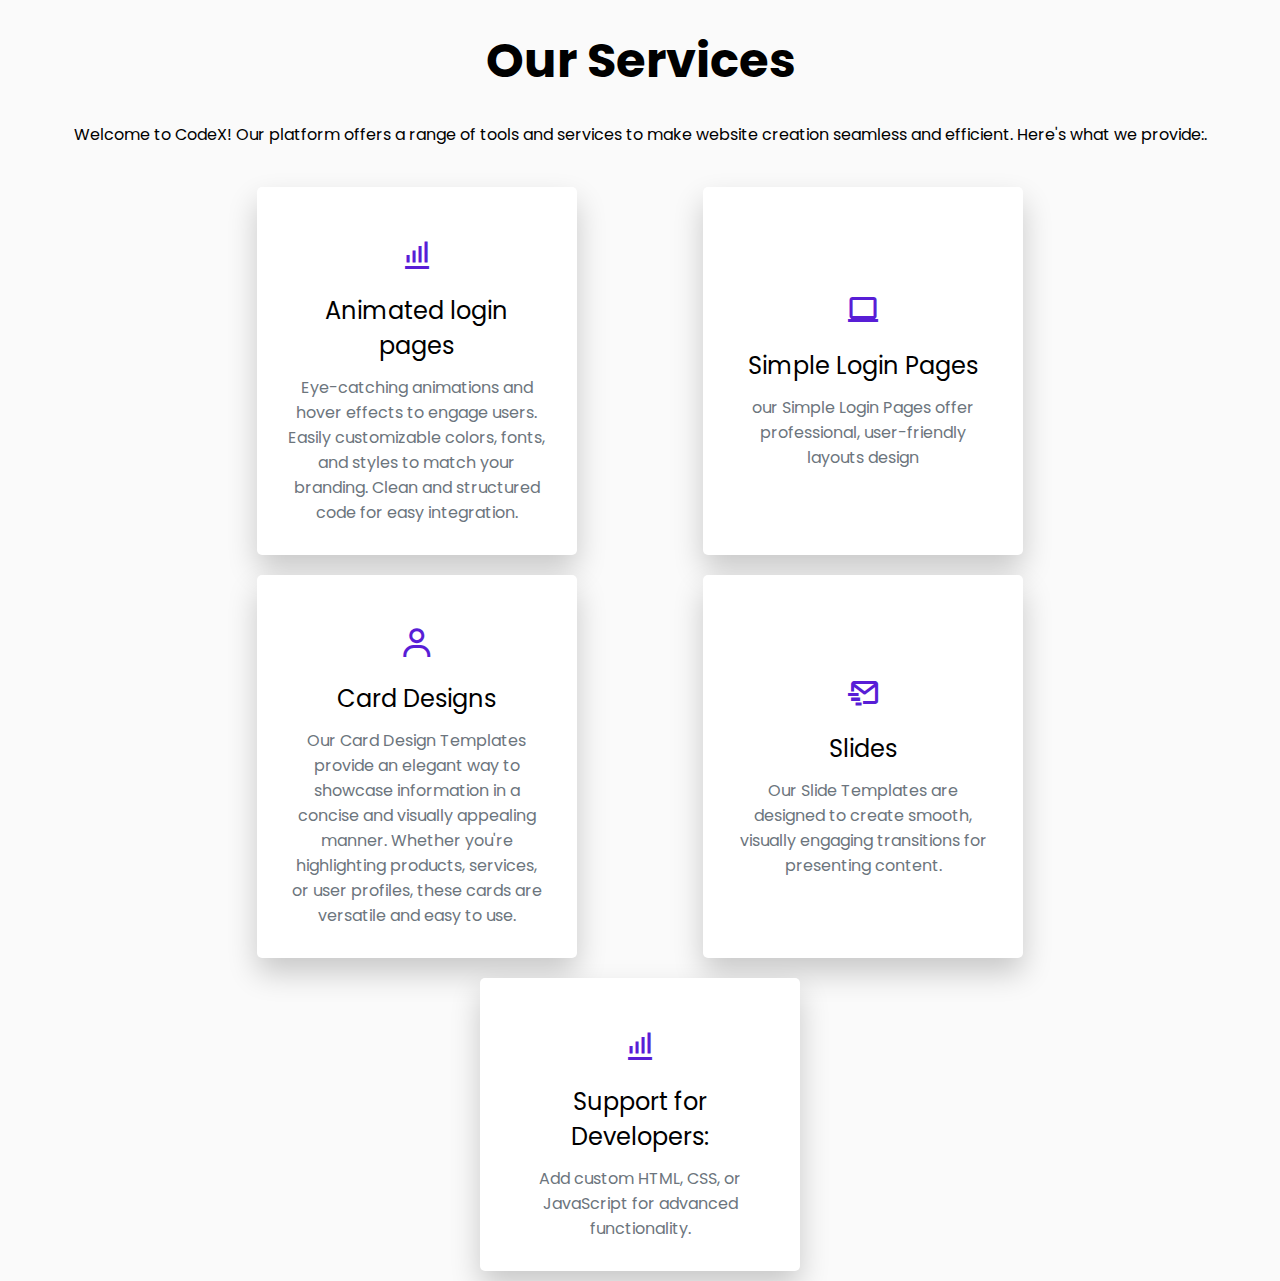
<file: nav/Service/index.html>
<!DOCTYPE html>
<html lang="en">
<head>
    <meta charset="UTF-8">
    <meta name="viewport" content="width=device-width, initial-scale=1.0">
    <title>Our Services</title>
    <link rel="stylesheet" href="style.css" class="css">
    <!-- FONT AWESOME LINK USING BOXICON -->
    <link href='https://unpkg.com/boxicons@2.1.4/css/boxicons.min.css' rel='stylesheet'>

</head>
<body>
    <div class="wrapper">
        <h1>Our Services</h1>
        <p>Welcome to CodeX! Our platform offers a range of tools and services to make website creation seamless and efficient. Here's what we provide:.</p>
             <div class="content-box">
                <div class="card">
                    <i class="bx bx-bar-chart-alt bx-md"></i>
                    <h2>Animated login pages</h2>
                  <p>Eye-catching animations and hover effects to engage users.
                    
                    Easily customizable colors, fonts, and styles to match your branding.
                    Clean and structured code for easy integration. </p>

                </div>
                <div class="card">
                    <i class="bx bx-laptop bx-md"></i>
                    <h2>Simple Login Pages</h2>
                   <p>our Simple Login Pages offer professional, user-friendly layouts design</p>
                         
                </div>
                <div class="card">
                    <i class='bx bx-user bx-md'></i>

                    <h2>Card Designs</h2>
                <p>Our Card Design Templates provide an elegant way to showcase information in a concise and visually appealing manner. Whether you're highlighting products, services, or user profiles, these cards are versatile and easy to use.</p>
                         
                </div>
                <div class="card">
                    <i class="bx bx-mail-send bx-md"></i>
                    <h2>Slides</h2>
                    <p> Our Slide Templates are designed to create smooth, visually engaging transitions for presenting content. </p>
                         
                </div>
                <div class="card">
                    <i class="bx bx-bar-chart-alt bx-md"></i>
                    <h2>Support for Developers:</h2>
                    <p> Add custom HTML, CSS, or JavaScript for advanced functionality.</p>
                         
                </div>
                 
             </div>
    </div>
</body>
</html>
</file>
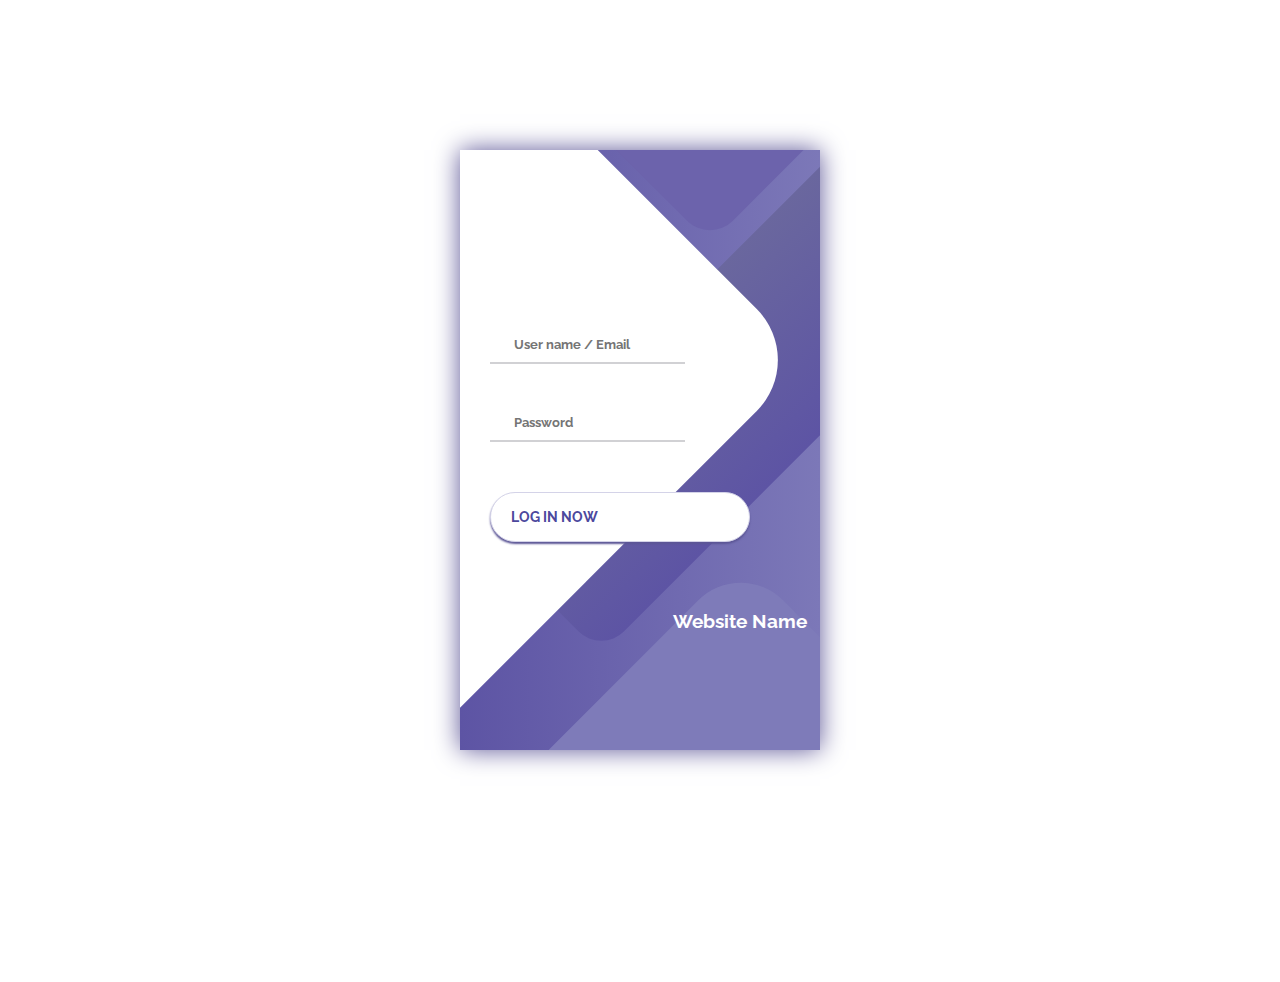
<file: simple_login_page/login_page/login_page1/index.html>
<!DOCTYPE html>
<html lang="en">
<head>
    <meta charset="UTF-8">
    <meta name="viewport" content="width=device-width, initial-scale=1.0">
    <title>Document</title>
    <link rel="Stylesheet" href="style.css">
</head>
<body>
    <div class="container">
        <div class="screen">
            <div class="screen__content">
                <form class="login">
                    <div class="login__field">
                        <i class="login__icon fas fa-user"></i>
                        <input type="text" class="login__input" placeholder="User name / Email">
                    </div>
                    <div class="login__field">
                        <i class="login__icon fas fa-lock"></i>
                        <input type="password" class="login__input" placeholder="Password">
                    </div>
                    <button class="button login__submit">
                        <span class="button__text">Log In Now</span>
                        <i class="button__icon fas fa-chevron-right"></i>
                    </button>
                </form>
                <div class="social-login">
                    <h3>Website Name</h3>
                    <div class="social-icons">
                        <a href="#" class="social-login__icon fab fa-instagram"></a>
                        <a href="#" class="social-login__icon fab fa-facebook"></a>
                        <a href="#" class="social-login__icon fab fa-twitter"></a>
                    </div>
                </div>
            </div>
            <div class="screen__background">
                <span class="screen__background__shape screen__background__shape4"></span>
                <span class="screen__background__shape screen__background__shape3"></span>
                <span class="screen__background__shape screen__background__shape2"></span>
                <span class="screen__background__shape screen__background__shape1"></span>
            </div>
        </div>
    </div>
</body>
</html>
</file>
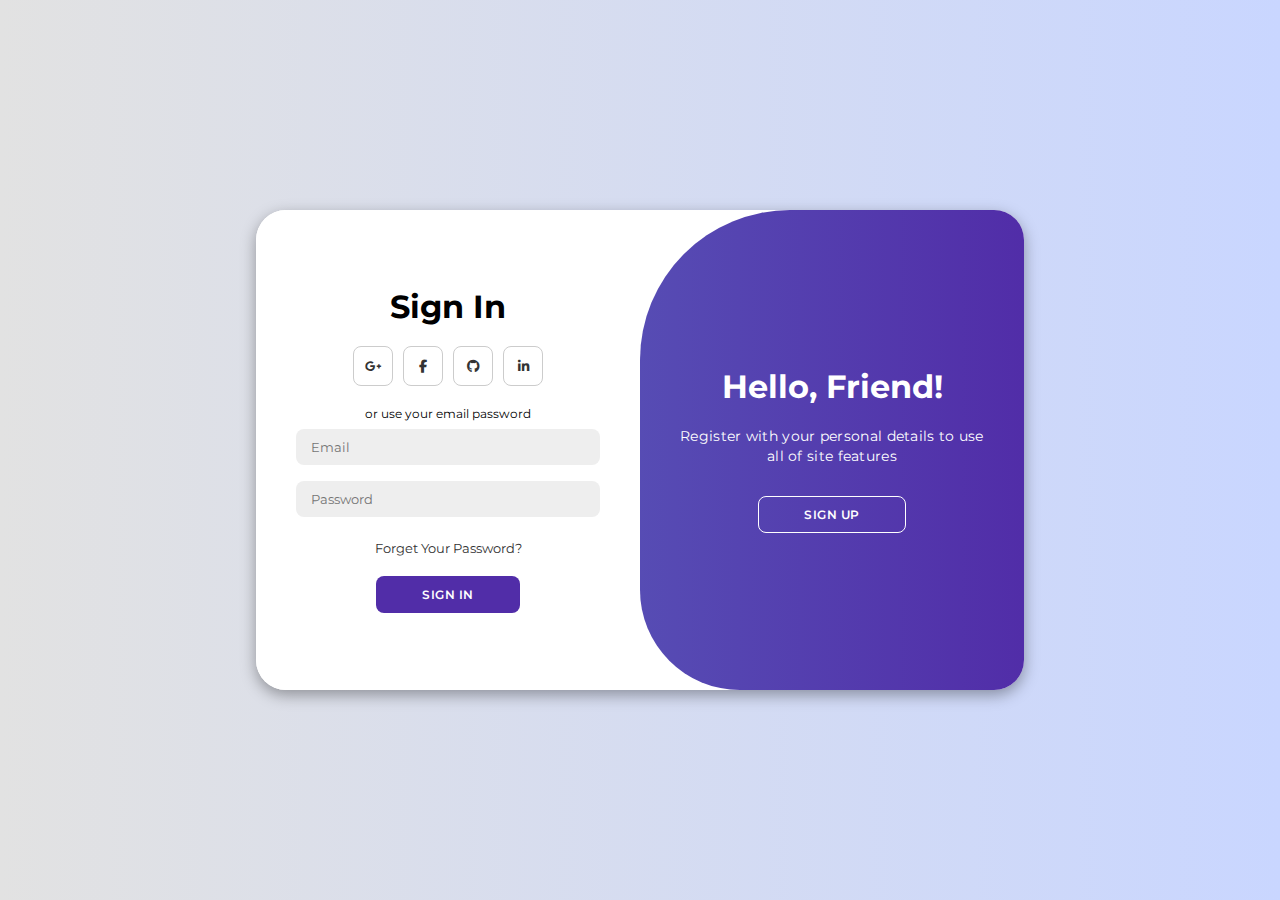
<file: ctt_loginpg/ctt_loginpg1.html>
<!DOCTYPE html>
<html lang="en">

<head>
    <meta charset="UTF-8">
    <meta name="viewport" content="width=device-width, initial-scale=1.0">
    <link rel="stylesheet" href="https://cdnjs.cloudflare.com/ajax/libs/font-awesome/6.4.2/css/all.min.css">
    <link rel="stylesheet" href="style.css">
    <title>Modern Login Page | AsmrProg</title>
</head>

<body>

    <div class="container" id="container">
        <div class="form-container sign-up">
            <form>
                <h1>Create Account</h1>
                <div class="social-icons">
                    <a href="#" class="icon"><i class="fa-brands fa-google-plus-g"></i></a>
                    <a href="#" class="icon"><i class="fa-brands fa-facebook-f"></i></a>
                    <a href="#" class="icon"><i class="fa-brands fa-github"></i></a>
                    <a href="#" class="icon"><i class="fa-brands fa-linkedin-in"></i></a>
                </div>
                <span>or use your email for registeration</span>
                <input type="text" placeholder="Name">
                <input type="email" placeholder="Email">
                <input type="password" placeholder="Password">
                <button>Sign Up</button>
            </form>
        </div>
        <div class="form-container sign-in">
            <form>
                <h1>Sign In</h1>
                <div class="social-icons">
                    <a href="#" class="icon"><i class="fa-brands fa-google-plus-g"></i></a>
                    <a href="#" class="icon"><i class="fa-brands fa-facebook-f"></i></a>
                    <a href="#" class="icon"><i class="fa-brands fa-github"></i></a>
                    <a href="#" class="icon"><i class="fa-brands fa-linkedin-in"></i></a>
                </div>
                <span>or use your email password</span>
                <input type="email" placeholder="Email">
                <input type="password" placeholder="Password">
                <a href="#">Forget Your Password?</a>
                <button>Sign In</button>
            </form>
        </div>
        <div class="toggle-container">
            <div class="toggle">
                <div class="toggle-panel toggle-left">
                    <h1>Welcome Back!</h1>
                    <p>Enter your personal details to use all of site features</p>
                    <button class="hidden" id="login">Sign In</button>
                </div>
                <div class="toggle-panel toggle-right">
                    <h1>Hello, Friend!</h1>
                    <p>Register with your personal details to use all of site features</p>
                    <button class="hidden" id="register">Sign Up</button>
                </div>
            </div>
        </div>
    </div>

    <script src="script.js"></script>
</body>

</html>
</file>
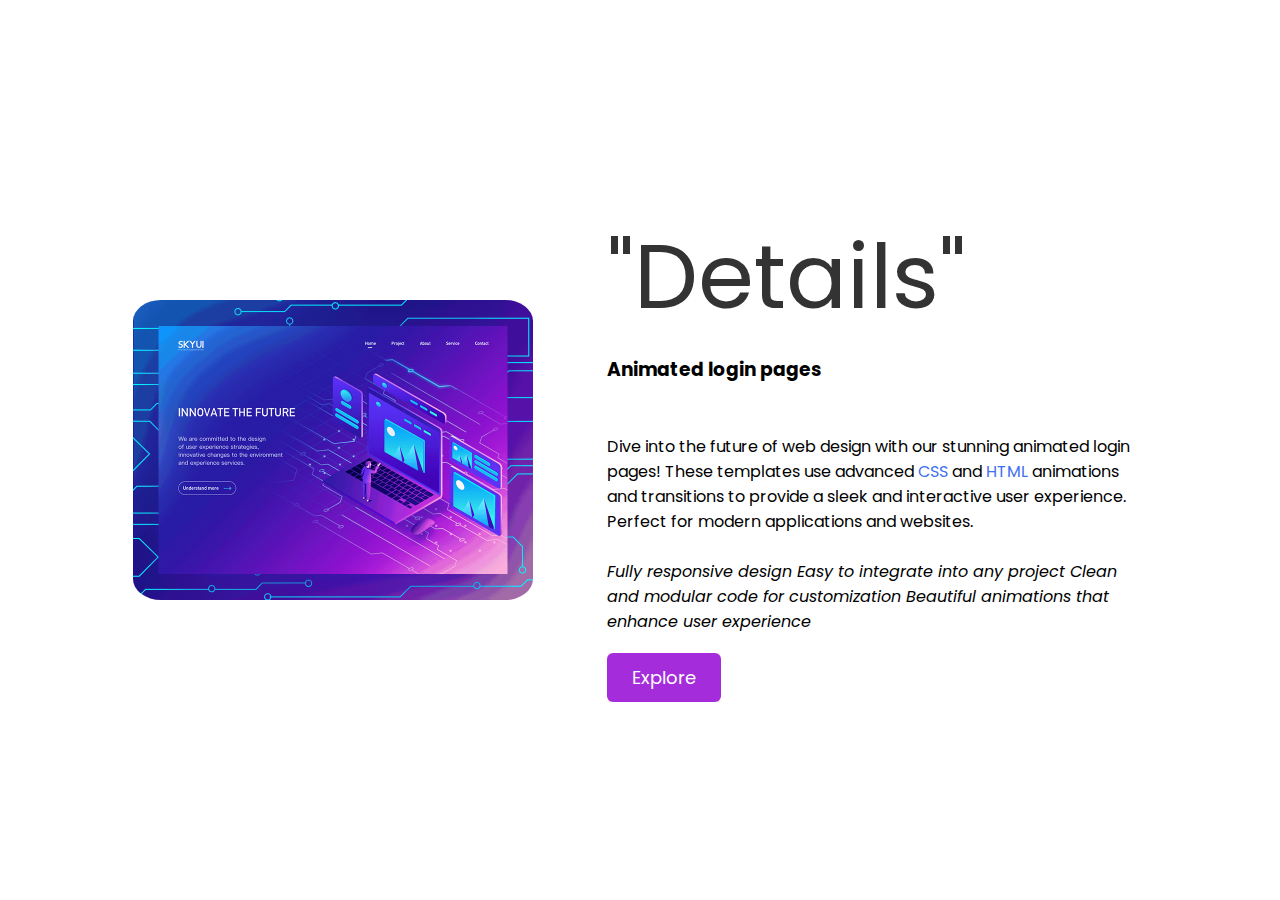
<file: details/details_ani_page/index2.html>
<!DOCTYPE html>
<!-- Coding By CodingNepal - codingnepalweb.com -->
<html lang="en">
  <head>
    <meta charset="UTF-8" />
    <meta name="viewport" content="width=device-width, initial-scale=1.0" />
    <meta http-equiv="X-UA-Compatible" content="ie=edge" />
    <title>Details</title>
    <link rel="stylesheet" href="style2.css" />
  </head>
  <body>
    <section class="about-us">
      <div class="about">
        <img src="anim.gif" class="pic" />
        <div class="text">
          
           
          <p>
           
          <h2> "Details"</h2>
          <h3>Animated login pages</h3>
          <br><br>
                    
          Dive into the future of web design with our stunning animated login pages! These templates use advanced <span>CSS</span>  and <span>HTML</span> animations and transitions to provide a sleek and interactive user experience. Perfect for modern applications and websites.
          <br><br>
            <i>Fully responsive design
              Easy to integrate into any project
              Clean and modular code for customization
              Beautiful animations that enhance user experience</i>
          
            
           </p>
          <div class="data">
            <a target="_blank" href="/index.html" class="explore">Explore</a>
          </div>
        </div>
      </div>
    </section>
  </body>
</html>
</file>
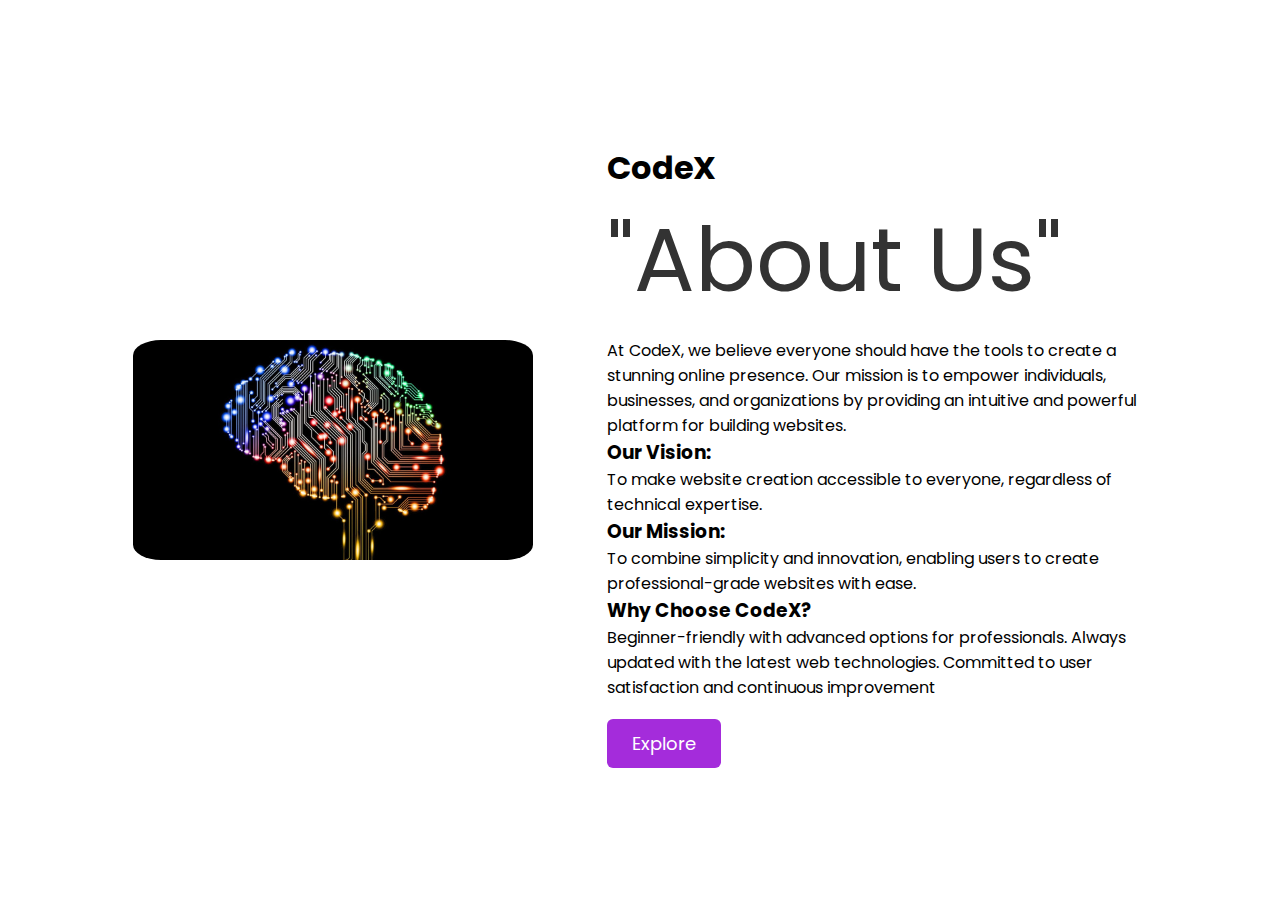
<file: nav/about/index2.html>
<!DOCTYPE html>
<!-- Coding By CodingNepal - codingnepalweb.com -->
<html lang="en">
  <head>
    <meta charset="UTF-8" />
    <meta name="viewport" content="width=device-width, initial-scale=1.0" />
    <meta http-equiv="X-UA-Compatible" content="ie=edge" />
    <title>Website About Us Page HTML CSS</title>
    <link rel="stylesheet" href="style2.css" />
  </head>
  <body>
    <section class="about-us">
      <div class="about">
        <img src="/imgs/ii.jpg" class="pic" />
        <div class="text">
          
          <h1>CodeX</h1>
          <p>
           
          <h2> "About Us"</h2>
                    
           At CodeX, we believe everyone should have the tools to create a stunning online presence. Our mission is to empower individuals, businesses, and organizations by providing an intuitive and powerful platform for building websites.
            
          <h3>  Our Vision:</h3> To make website creation accessible to everyone, regardless of technical expertise.
        <h3>  Our Mission:</h3> To combine simplicity and innovation, enabling users to create professional-grade websites with ease.
           <h3> Why Choose CodeX?</h3>
            Beginner-friendly with advanced options for professionals.
            Always updated with the latest web technologies.
            Committed to user satisfaction and continuous improvement
           </p>
          <div class="data">
            <a target="_blank" href="/index.html" class="explore">Explore</a>
          </div>
        </div>
      </div>
    </section>
  </body>
</html>
</file>
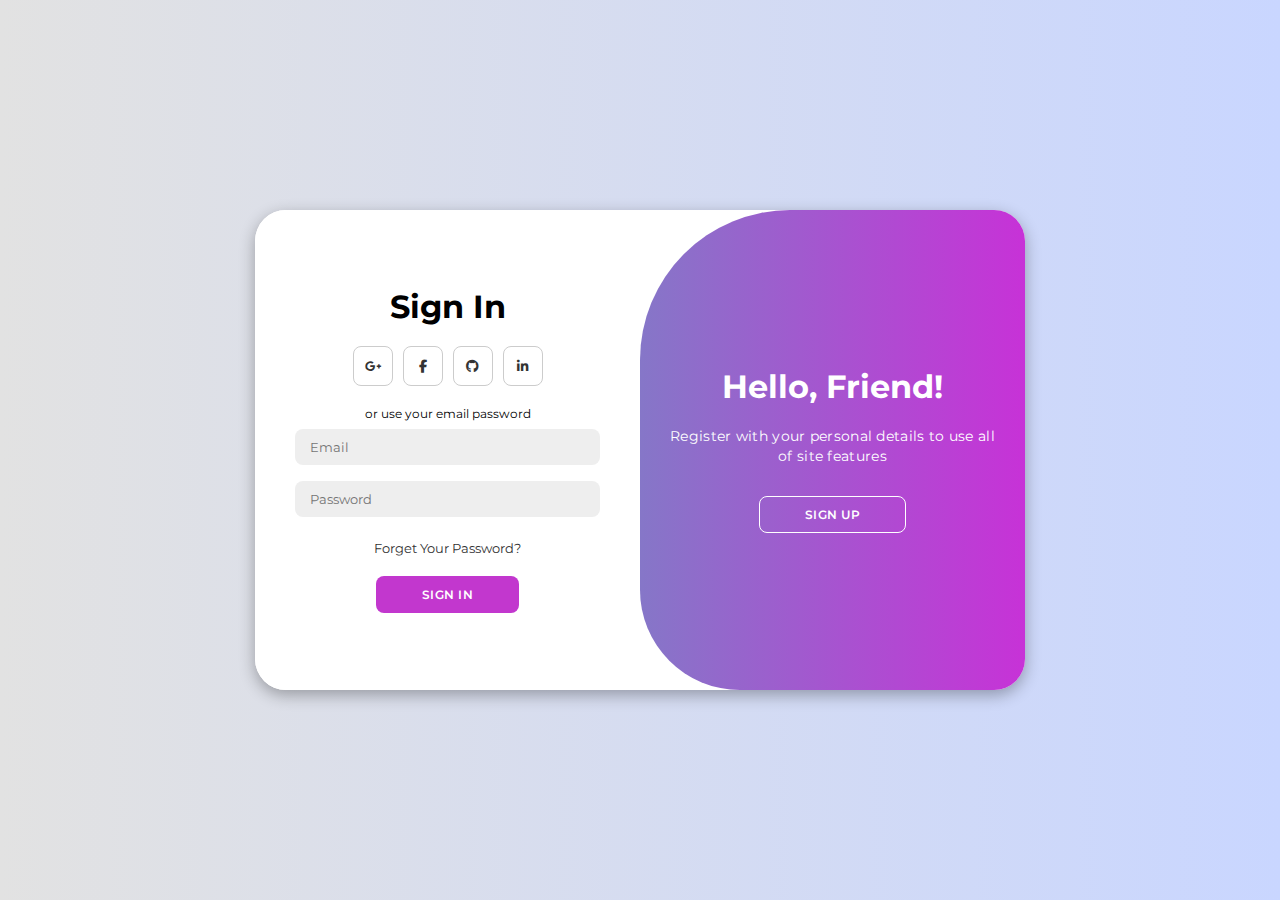
<file: animated_login_pages/animated_login_page/ani_log_pg1/ani_log_pg1.html>
<!DOCTYPE html>
<html lang="en">

<head>
    <meta charset="UTF-8">
    <meta name="viewport" content="width=device-width, initial-scale=1.0">
    <link rel="stylesheet" href="https://cdnjs.cloudflare.com/ajax/libs/font-awesome/6.4.2/css/all.min.css">
    <link rel="stylesheet" href="style.css">
    <title>Login Page</title>
</head>

<body>

    <div class="container" id="container">
        <div class="form-container sign-up">
            <form>
                <h1>Create Account</h1>
                <div class="social-icons">
                    <a href="#" class="icon"><i class="fa-brands fa-google-plus-g"></i></a>
                    <a href="#" class="icon"><i class="fa-brands fa-facebook-f"></i></a>
                    <a href="#" class="icon"><i class="fa-brands fa-github"></i></a>
                    <a href="#" class="icon"><i class="fa-brands fa-linkedin-in"></i></a>
                </div>
                <span>or use your email for registeration</span>
                <input type="text" placeholder="Name">
                <input type="email" placeholder="Email">
                <input type="password" placeholder="Password">
                <button>Sign Up</button>
            </form>
        </div>
        <div class="form-container sign-in">
            <form>
                <h1>Sign In</h1>
                <div class="social-icons">
                    <a href="#" class="icon"><i class="fa-brands fa-google-plus-g"></i></a>
                    <a href="#" class="icon"><i class="fa-brands fa-facebook-f"></i></a>
                    <a href="#" class="icon"><i class="fa-brands fa-github"></i></a>
                    <a href="#" class="icon"><i class="fa-brands fa-linkedin-in"></i></a>
                </div>
                <span>or use your email password</span>
                <input type="email" placeholder="Email">
                <input type="password" placeholder="Password">
                <a href="#">Forget Your Password?</a>
                <button>Sign In</button>
            </form>
        </div>
        <div class="toggle-container">
            <div class="toggle">
                <div class="toggle-panel toggle-left">
                    <h1>Welcome Back!</h1>
                    <p>Enter your personal details to use all of site features</p>
                    <button class="hidden" id="login">Sign In</button>
                </div>
                <div class="toggle-panel toggle-right">
                    <h1>Hello, Friend!</h1>
                    <p>Register with your personal details to use all of site features</p>
                    <button class="hidden" id="register">Sign Up</button>
                </div>
            </div>
        </div>
    </div>

    <script src="script.js"></script>
</body>

</html>
</file>
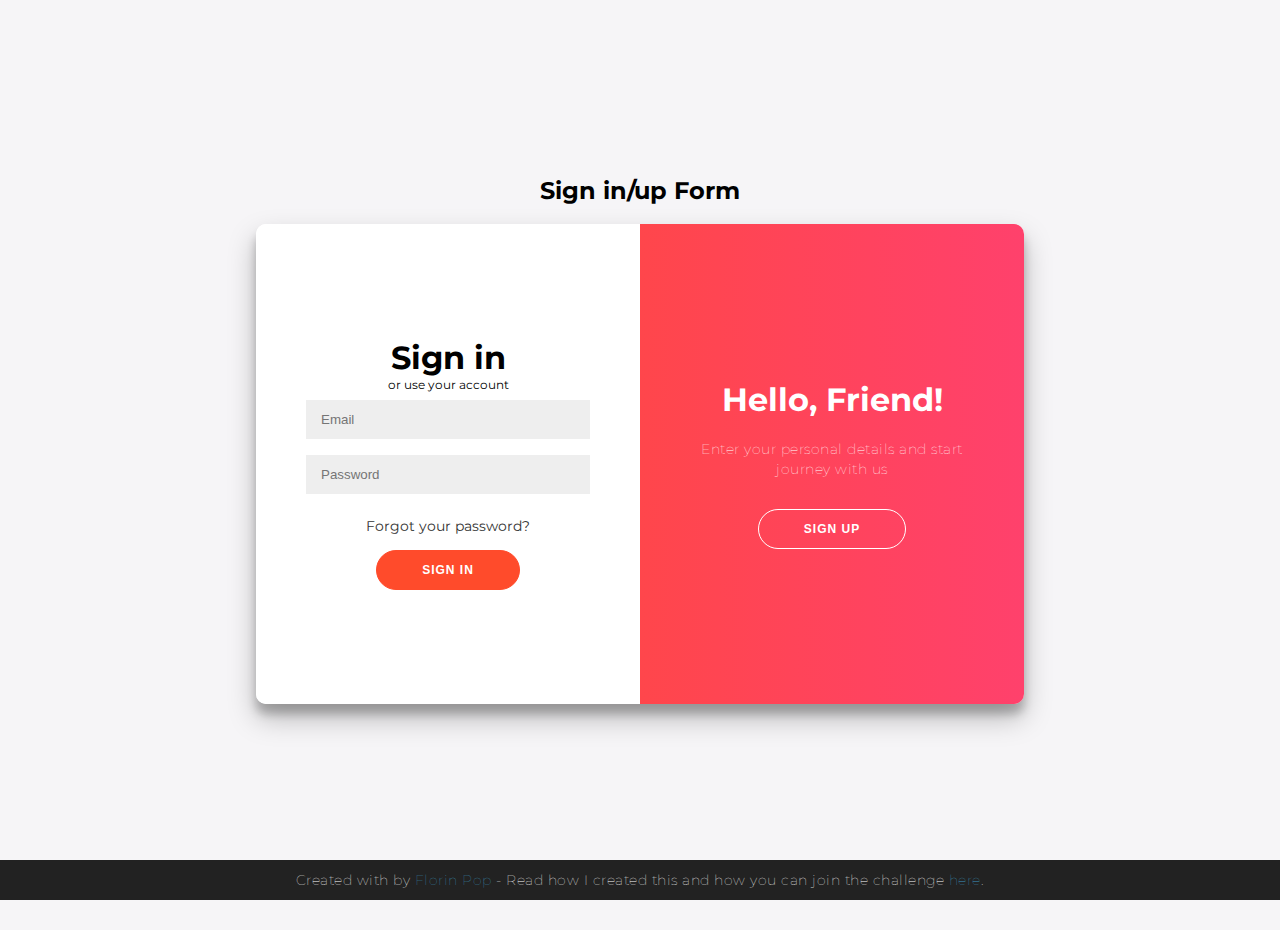
<file: animated_login_pages/animated_login_page/ani_log_pg2/ani_log_pg2.html>
<!DOCTYPE html>
<html lang="en">
<head>
    <meta charset="UTF-8">
    <meta name="viewport" content="width=device-width, initial-scale=1.0">
    <title>Document</title>
    <link rel="stylesheet" href="style.css">
    
</head>
<body>
    <h2>  Sign in/up Form</h2>
    <div class="container" id="container">
        <div class="form-container sign-up-container">
            <form action="#">
                <h1>Create Account</h1>
                
                <span>or use your email for registration</span>
                <input type="text" placeholder="Name" />
                <input type="email" placeholder="Email" />
                <input type="password" placeholder="Password" />
                <button>Sign Up</button>
            </form>
        </div>
        <div class="form-container sign-in-container">
            <form action="#">
                <h1>Sign in</h1>
                
                <span>or use your account</span>
                <input type="email" placeholder="Email" />
                <input type="password" placeholder="Password" />
                <a href="#">Forgot your password?</a>
                <button>Sign In</button>
            </form>
        </div>
        <div class="overlay-container">
            <div class="overlay">
                <div class="overlay-panel overlay-left">
                    <h1>Welcome Back!</h1>
                    <p>To keep connected with us please login with your personal info</p>
                    <button class="ghost" id="signIn">Sign In</button>
                </div>
                <div class="overlay-panel overlay-right">
                    <h1>Hello, Friend!</h1>
                    <p>Enter your personal details and start journey with us</p>
                    <button class="ghost" id="signUp">Sign Up</button>
                </div>
            </div>
        </div>
    </div>
  
    <footer>
        <p>
            Created with <i class="fa fa-heart"></i> by
            <a target="_blank" href="https://florin-pop.com">Florin Pop</a>
            - Read how I created this and how you can join the challenge
            <a target="_blank" href="https://www.florin-pop.com/blog/2019/03/double-slider-sign-in-up-form/">here</a>.
        </p>
    </footer>   
    <script >const signUpButton = document.getElementById('signUp');
        const signInButton = document.getElementById('signIn');
        const container = document.getElementById('container');
        
        signUpButton.addEventListener('click', () => {
            container.classList.add("right-panel-active");
        });
        
        signInButton.addEventListener('click', () => {
            container.classList.remove("right-panel-active");
        });</script>
</body> 
</html>
</file>
<file: nav/Service/style.css>
@import url('https://fonts.googleapis.com/css2?family=Poppins:wght@400;500;600;700&display=swap');


*{
    margin: 0;
    padding: 0;
    box-sizing: border-box;
}
.wrapper{
    font-family: 'poppins',sans-serif;
    display: flex;
    justify-content: center;
    align-items: center;
    flex-direction: column;
    background: #fafafa;
}
.wrapper h1{
    font-size: 3em;

    margin: 25px;
}
.content-box{
    display: flex;
    justify-content: space-evenly;
    flex-wrap: wrap;
    width: 1000px;
    margin-top: 30px;
    ;
}
.card{
     
    min-height: 220px;
    width: 320px;
    padding: 30px;
    border-radius: 5px;
    display: flex;
    justify-content: center;
    align-items: center;
    flex-direction: column;
    background: #fff;
    margin: 10px ;
    box-shadow: 0px 15px 30px rgba(0,0,0,0.2);
}
.card i{
    margin: 20px;
    color: #581ed6;
}
.card h2{
    margin-bottom: 12px;
    font-weight: 400;
    text-align: center;
}
.card p{
    color: #6c757d;
    text-align: center;
}
.card:hover i,
.card:hover p{
    color: #fff;
}
.card:hover h2{
    font-weight: 600;
}
.card:nth-child(1):hover{
    background: linear-gradient(45deg,
                                   rgba(88, 70, 159, 0.7) 0% ,
                                   rgba(136, 113, 199, 0.7)100% ) ,
                                    url('bg.jpg');
                                    background-size: cover;
}
.card:nth-child(2):hover{
    background: linear-gradient(45deg,
                                   rgba(88, 70, 159, 0.7) 0% ,
                                   rgba(136, 113, 199, 0.7)100% ) ,
                                    url('bg2.jpg');
                                    background-size: cover;
}
.card:nth-child(3):hover{
    background: linear-gradient(45deg,
                                   rgba(88, 70, 159, 0.7) 0% ,
                                   rgba(136, 113, 199, 0.7)100% ) ,
                                    url('bg3.jpg');
                                    background-size: cover;
}
.card:nth-child(4):hover{
    background: linear-gradient(45deg,
                                   rgba(88, 70, 159, 0.7) 0% ,
                                   rgba(136, 113, 199, 0.7)100% ) ,
                                    url('bg4.jpg');
                                    background-size: cover;
}
.card:nth-child(5):hover{
    background: linear-gradient(45deg,
                                   rgba(88, 70, 159, 0.7) 0% ,
                                   rgba(136, 113, 199, 0.7)100% ) ,
                                    url('bg5.jpg');
                                    background-size: cover;
}
.card:nth-child(6):hover{
    background: linear-gradient(45deg,
                                   rgba(88, 70, 159, 0.7) 0% ,
                                   rgba(136, 113, 199, 0.7)100% ) ,
                                    url('bg2.jpg');
                                    background-size: cover;
}
@media(max-width:991px){
    .wrapper{
        padding: 25px;
    }
    .wrapper h1{
        font-size: 2.5em;
        font-weight: 600;
    }
    .content-box{
        flex-direction: column;
        width: 100%;
    }
    .card{
        min-width: 300px;
        margin: 10px auto;
    }
}
</file>
<file: simple_login_page/login_page/login_page1/style.css>
@import url('https://fonts.googleapis.com/css?family=Raleway:400,700');

* {
	box-sizing: border-box;
	margin: 0;
	padding: 0;	
	font-family: Raleway, sans-serif;
}

/* body {
	background: linear-gradient(90deg, #C7C5F4, #776BCC);		
} */
img{
	width: 100%;
	height: 100%;
	background: linear-gradient(90deg, #C7C5F4, #776BCC);	
}
.container {
	display: flex;
	align-items: center;
	justify-content: center;
	min-height: 100vh;
}

.screen {		
	background: linear-gradient(90deg, #5D54A4, #7C78B8);		
	position: relative;	
	height: 600px;
	width: 360px;	
	box-shadow: 0px 0px 24px #5C5696;
}

.screen__content {
	z-index: 1;
	position: relative;	
	height: 100%;
}

.screen__background {		
	position: absolute;
	top: 0;
	left: 0;
	right: 0;
	bottom: 0;
	z-index: 0;
	-webkit-clip-path: inset(0 0 0 0);
	clip-path: inset(0 0 0 0);	
}

.screen__background__shape {
	transform: rotate(45deg);
	position: absolute;
}

.screen__background__shape1 {
	height: 520px;
	width: 520px;
	background: #FFF;	
	top: -50px;
	right: 120px;	
	border-radius: 0 72px 0 0;
}

.screen__background__shape2 {
	height: 220px;
	width: 220px;
	background: #6C63AC;	
	top: -172px;
	right: 0;	
	border-radius: 32px;
}

.screen__background__shape3 {
	height: 540px;
	width: 190px;
	background: linear-gradient(270deg, #5D54A4, #6A679E);
	top: -24px;
	right: 0;	
	border-radius: 32px;
}

.screen__background__shape4 {
	height: 400px;
	width: 200px;
	background: #7E7BB9;	
	top: 420px;
	right: 50px;	
	border-radius: 60px;
}

.login {
	width: 320px;
	padding: 30px;
	padding-top: 156px;
}

.login__field {
	padding: 20px 0px;	
	position: relative;	
}

.login__icon {
	position: absolute;
	top: 30px;
	color: #7875B5;
}

.login__input {
	border: none;
	border-bottom: 2px solid #D1D1D4;
	background: none;
	padding: 10px;
	padding-left: 24px;
	font-weight: 700;
	width: 75%;
	transition: .2s;
}

.login__input:active,
.login__input:focus,
.login__input:hover {
	outline: none;
	border-bottom-color: #6A679E;
}

.login__submit {
	background: #fff;
	font-size: 14px;
	margin-top: 30px;
	padding: 16px 20px;
	border-radius: 26px;
	border: 1px solid #D4D3E8;
	text-transform: uppercase;
	font-weight: 700;
	display: flex;
	align-items: center;
	width: 100%;
	color: #4C489D;
	box-shadow: 0px 2px 2px #5C5696;
	cursor: pointer;
	transition: .2s;
}

.login__submit:active,
.login__submit:focus,
.login__submit:hover {
	border-color: #6A679E;
	outline: none;
}

.button__icon {
	font-size: 24px;
	margin-left: auto;
	color: #7875B5;
}

.social-login {	
	position: absolute;
	height: 140px;
	width: 160px;
	text-align: center;
	bottom: 0px;
	right: 0px;
	color: #fff;
}

.social-icons {
	display: flex;
	align-items: center;
	justify-content: center;
}

.social-login__icon {
	padding: 20px 10px;
	color: #fff;
	text-decoration: none;	
	text-shadow: 0px 0px 8px #7875B5;
}

.social-login__icon:hover {
	transform: scale(1.5);	
}
</file>
<file: ctt_loginpg/style.css>
@import url('https://fonts.googleapis.com/css2?family=Montserrat:wght@300;400;500;600;700&display=swap');

*{
    margin: 0;
    padding: 0;
    box-sizing: border-box;
    font-family: 'Montserrat', sans-serif;
}

body{
    background-color: #c9d6ff;
    background: linear-gradient(to right, #e2e2e2, #c9d6ff);
    display: flex;
    align-items: center;
    justify-content: center;
    flex-direction: column;
    height: 100vh;
}

.container{
    background-color: #fff;
    border-radius: 30px;
    box-shadow: 0 5px 15px rgba(0, 0, 0, 0.35);
    position: relative;
    overflow: hidden;
    width: 768px;
    max-width: 100%;
    min-height: 480px;
}

.container p{
    font-size: 14px;
    line-height: 20px;
    letter-spacing: 0.3px;
    margin: 20px 0;
}

.container span{
    font-size: 12px;
}

.container a{
    color: #333;
    font-size: 13px;
    text-decoration: none;
    margin: 15px 0 10px;
}

.container button{
    background-color: #512da8;
    color: #fff;
    font-size: 12px;
    padding: 10px 45px;
    border: 1px solid transparent;
    border-radius: 8px;
    font-weight: 600;
    letter-spacing: 0.5px;
    text-transform: uppercase;
    margin-top: 10px;
    cursor: pointer;
}

.container button.hidden{
    background-color: transparent;
    border-color: #fff;
}

.container form{
    background-color: #fff;
    display: flex;
    align-items: center;
    justify-content: center;
    flex-direction: column;
    padding: 0 40px;
    height: 100%;
}

.container input{
    background-color: #eee;
    border: none;
    margin: 8px 0;
    padding: 10px 15px;
    font-size: 13px;
    border-radius: 8px;
    width: 100%;
    outline: none;
}

.form-container{
    position: absolute;
    top: 0;
    height: 100%;
    transition: all 0.6s ease-in-out;
}

.sign-in{
    left: 0;
    width: 50%;
    z-index: 2;
}

.container.active .sign-in{
    transform: translateX(100%);
}

.sign-up{
    left: 0;
    width: 50%;
    opacity: 0;
    z-index: 1;
}

.container.active .sign-up{
    transform: translateX(100%);
    opacity: 1;
    z-index: 5;
    animation: move 0.6s;
}

@keyframes move{
    0%, 49.99%{
        opacity: 0;
        z-index: 1;
    }
    50%, 100%{
        opacity: 1;
        z-index: 5;
    }
}

.social-icons{
    margin: 20px 0;
}

.social-icons a{
    border: 1px solid #ccc;
    border-radius: 20%;
    display: inline-flex;
    justify-content: center;
    align-items: center;
    margin: 0 3px;
    width: 40px;
    height: 40px;
}

.toggle-container{
    position: absolute;
    top: 0;
    left: 50%;
    width: 50%;
    height: 100%;
    overflow: hidden;
    transition: all 0.6s ease-in-out;
    border-radius: 150px 0 0 100px;
    z-index: 1000;
}

.container.active .toggle-container{
    transform: translateX(-100%);
    border-radius: 0 150px 100px 0;
}

.toggle{
    background-color: #512da8;
    height: 100%;
    background: linear-gradient(to right, #5c6bc0, #512da8);
    color: #fff;
    position: relative;
    left: -100%;
    height: 100%;
    width: 200%;
    transform: translateX(0);
    transition: all 0.6s ease-in-out;
}

.container.active .toggle{
    transform: translateX(50%);
}

.toggle-panel{
    position: absolute;
    width: 50%;
    height: 100%;
    display: flex;
    align-items: center;
    justify-content: center;
    flex-direction: column;
    padding: 0 30px;
    text-align: center;
    top: 0;
    transform: translateX(0);
    transition: all 0.6s ease-in-out;
}

.toggle-left{
    transform: translateX(-200%);
}

.container.active .toggle-left{
    transform: translateX(0);
}

.toggle-right{
    right: 0;
    transform: translateX(0);
}

.container.active .toggle-right{
    transform: translateX(200%);
}
</file>
<file: details/details_ani_page/style2.css>
@import url("https://fonts.googleapis.com/css2?family=Poppins:wght@200;300;400;500&display=swap");

* {
  margin: 0;
  padding: 0;
  box-sizing: border-box;
  font-family: "Poppins", sans-serif;
}

.about-us {
  display: flex;
  align-items: center;
  height: 100vh;
  width: 100%;
  padding: 90px 0;
  background: #fff;
}

.pic {
  height: auto;
  width: 400px;
  border-radius: 7%;
}

.about {
  width: 1130px;
  max-width: 85%;
  margin: 0 auto;
  display: flex;
  align-items: center;
  justify-content: space-around;
}

.text {
  width: 540px;
}

.text h2 {
  color: #333;
  font-size: 90px;
  font-weight: 400;
  margin-bottom: 10px;
}

.text h5 {
  color: #333;
  font-size: 22px;
  font-weight: 500;
  margin-bottom: 20px;
}

span {
  color: #4070f4;
}

.text p {
  color: #333;
  font-size: 18px;
  line-height: 25px;
  letter-spacing: 1px;
}

.data {
  margin-top: 30px;
}

.explore {
  font-size: 18px;
  background: #a42cdb;
  color: #fff;
  text-decoration: none;
  border: none;
  padding: 12px 25px;
  border-radius: 6px;
  transition: 0.5s;
}

.explore:hover {
  background: #000;
}
</file>
<file: nav/about/style2.css>
@import url("https://fonts.googleapis.com/css2?family=Poppins:wght@200;300;400;500&display=swap");

* {
  margin: 0;
  padding: 0;
  box-sizing: border-box;
  font-family: "Poppins", sans-serif;
}

.about-us {
  display: flex;
  align-items: center;
  height: 100vh;
  width: 100%;
  padding: 90px 0;
  background: #fff;
}

.pic {
  height: auto;
  width: 400px;
  border-radius: 7%;
}

.about {
  width: 1130px;
  max-width: 85%;
  margin: 0 auto;
  display: flex;
  align-items: center;
  justify-content: space-around;
}

.text {
  width: 540px;
}

.text h2 {
  color: #333;
  font-size: 90px;
  font-weight: 400;
  margin-bottom: 10px;
}

.text h5 {
  color: #333;
  font-size: 22px;
  font-weight: 500;
  margin-bottom: 20px;
}

span {
  color: #4070f4;
}

.text p {
  color: #333;
  font-size: 18px;
  line-height: 25px;
  letter-spacing: 1px;
}

.data {
  margin-top: 30px;
}

.explore {
  font-size: 18px;
  background: #a42cdb;
  color: #fff;
  text-decoration: none;
  border: none;
  padding: 12px 25px;
  border-radius: 6px;
  transition: 0.5s;
}

.explore:hover {
  background: #000;
}
</file>
<file: animated_login_pages/animated_login_page/ani_log_pg1/style.css>
@import url('https://fonts.googleapis.com/css2?family=Montserrat:wght@300;400;500;600;700&display=swap');

*{
    margin: 0;
    padding: 0;
    box-sizing: border-box;
    font-family: 'Montserrat', sans-serif;
}

body{
    background-color: #c9d6ff;
    background: linear-gradient(to right, #e2e2e2, #c9d6ff);
    display: flex;
    align-items: center;
    justify-content: center;
    flex-direction: column;
    height: 100vh;
}

.container{
    background-color: #fff;
    border-radius: 31px;
    box-shadow: 0 5px 16px rgba(0, 0, 0, 0.311);
    
    overflow: hidden;
    width: 770px;
    max-width: 100%;
    min-height: 480px;
    position: relative;
}

.container p{
    font-size: 14px;
    line-height: 20px;
    letter-spacing: 0.3px;
    margin: 20px 0;
}

.container span{
    font-size: 12px;
}

.container a{
    color: #333;
    font-size: 13px;
    text-decoration: none;
    margin: 15px 0 10px;
}

.container button{
    background-color: #c237ce;
    color: #fff;
    font-size: 12px;
    padding: 10px 45px;
    border: 1px solid transparent;
    border-radius: 8px;
    font-weight: 600;
    letter-spacing: 0.5px;
    text-transform: uppercase;
    margin-top: 10px;
    cursor: pointer;
}

.container button.hidden{
    background-color: transparent;
    border-color: #fff;
}

.container form{
    background-color: #fff;
    display: flex;
    align-items: center;
    justify-content: center;
    flex-direction: column;
    padding: 0 40px;
    height: 100%;
}

.container input{
    background-color: #eee;
    border: none;
    margin: 8px 0;
    padding: 10px 15px;
    font-size: 13px;
    border-radius: 8px;
    width: 100%;
    outline: none;
}

.form-container{
    position: absolute;
    top: 0;
    height: 100%;
    transition: all 0.6s ease-in-out;
}

.sign-in{
    left: 0;
    width: 50%;
    z-index: 2;
}

.container.active .sign-in{
    transform: translateX(100%);
}

.sign-up{
    left: 0;
    width: 50%;
    opacity: 0;
    z-index: 1;
}

.container.active .sign-up{
    transform: translateX(100%);
    opacity: 1;
    z-index: 5;
    animation: move 0.6s;
}

@keyframes move{
    0%, 49.99%{
        opacity: 0;
        z-index: 1;
    }
    50%, 100%{
        opacity: 1;
        z-index: 5;
    }
}

.social-icons{
    margin: 20px 0;
}

.social-icons a{
    border: 1px solid #ccc;
    border-radius: 20%;
    display: inline-flex;
    justify-content: center;
    align-items: center;
    margin: 0 3px;
    width: 40px;
    height: 40px;
}

.toggle-container{
    position: absolute;
    top: 0;
    left: 50%;
    width: 50%;
    height: 100%;
    overflow: hidden;
    transition: all 0.6s ease-in-out;
    border-radius: 150px 0 0 100px;
    z-index: 1000;
}

.container.active .toggle-container{
    transform: translateX(-100%);
    border-radius: 0 150px 100px 0;
}

.toggle{
    background-color: #b82fa8;
    height: 100%;
    background: linear-gradient(to right, #44bbb9, #c732d7);
    color: #fff;
    position: relative;
    left: -100%;
    height: 100%;
    width: 200%;
    transform: translateX(0);
    transition: all 0.6s ease-in-out;
}

.container.active .toggle{
    transform: translateX(50%);
}

.toggle-panel{
    position: absolute;
    width: 50%;
    height: 100%;
    display: flex;
    align-items: center;
    justify-content: center;
    flex-direction: column;
    padding: 0 30px;
    text-align: center;
    top: 0;
    transform: translateX(0);
    transition: all 0.6s ease-in-out;
}

.toggle-left{
    transform: translateX(-200%);
}

.container.active .toggle-left{
    transform: translateX(0);
}

.toggle-right{
    right: 0;
    transform: translateX(0);
}

.container.active .toggle-right{
    transform: translateX(200%);
}
</file>
<file: animated_login_pages/animated_login_page/ani_log_pg2/style.css>
@import url('https://fonts.googleapis.com/css?family=Montserrat:400,800');

* {
	box-sizing: border-box;
}

body {
	background: #f6f5f7;
	display: flex;
	justify-content: center;
	align-items: center;
	flex-direction: column;
	font-family: 'Montserrat', sans-serif;
	height: 100vh;
	margin: -20px 0 50px;
}

h1 {
	font-weight: bold;
	margin: 0;
}

h2 {
	text-align: center;
}

p {
	font-size: 14px;
	font-weight: 100;
	line-height: 20px;
	letter-spacing: 0.5px;
	margin: 20px 0 30px;
}

span {
	font-size: 12px;
}

a {
	color: #333;
	font-size: 14px;
	text-decoration: none;
	margin: 15px 0;
}

button {
	border-radius: 20px;
	border: 1px solid #FF4B2B;
	background-color: #FF4B2B;
	color: #FFFFFF;
	font-size: 12px;
	font-weight: bold;
	padding: 12px 45px;
	letter-spacing: 1px;
	text-transform: uppercase;
	transition: transform 80ms ease-in;
}

button:active {
	transform: scale(0.95);
}

button:focus {
	outline: none;
}

button.ghost {
	background-color: transparent;
	border-color: #FFFFFF;
}

form {
	background-color: #FFFFFF;
	display: flex;
	align-items: center;
	justify-content: center;
	flex-direction: column;
	padding: 0 50px;
	height: 100%;
	text-align: center;
}

input {
	background-color: #eee;
	border: none;
	padding: 12px 15px;
	margin: 8px 0;
	width: 100%;
}

.container {
	background-color: #fff;
	border-radius: 10px;
  	box-shadow: 0 14px 28px rgba(0,0,0,0.25), 
			0 10px 10px rgba(0,0,0,0.22);
	position: relative;
	overflow: hidden;
	width: 768px;
	max-width: 100%;
	min-height: 480px;
}

.form-container {
	position: absolute;
	top: 0;
	height: 100%;
	transition: all 0.6s ease-in-out;
}

.sign-in-container {
	left: 0;
	width: 50%;
	z-index: 2;
}

.container.right-panel-active .sign-in-container {
	transform: translateX(100%);
}

.sign-up-container {
	left: 0;
	width: 50%;
	opacity: 0;
	z-index: 1;
}

.container.right-panel-active .sign-up-container {
	transform: translateX(100%);
	opacity: 1;
	z-index: 5;
	animation: show 0.6s;
}

@keyframes show {
	0%, 49.99% {
		opacity: 0;
		z-index: 1;
	}
	
	50%, 100% {
		opacity: 1;
		z-index: 5;
	}
}

.overlay-container {
	position: absolute;
	top: 0;
	left: 50%;
	width: 50%;
	height: 100%;
	overflow: hidden;
	transition: transform 0.6s ease-in-out;
	z-index: 100;
}

.container.right-panel-active .overlay-container{
	transform: translateX(-100%);
}

.overlay {
	background: #FF416C;
	background: -webkit-linear-gradient(to right, #FF4B2B, #FF416C);
	background: linear-gradient(to right, #FF4B2B, #FF416C);
	background-repeat: no-repeat;
	background-size: cover;
	background-position: 0 0;
	color: #FFFFFF;
	position: relative;
	left: -100%;
	height: 100%;
	width: 200%;
  	transform: translateX(0);
	transition: transform 0.6s ease-in-out;
}

.container.right-panel-active .overlay {
  	transform: translateX(50%);
}

.overlay-panel {
	position: absolute;
	display: flex;
	align-items: center;
	justify-content: center;
	flex-direction: column;
	padding: 0 40px;
	text-align: center;
	top: 0;
	height: 100%;
	width: 50%;
	transform: translateX(0);
	transition: transform 0.6s ease-in-out;
}

.overlay-left {
	transform: translateX(-20%);
}

.container.right-panel-active .overlay-left {
	transform: translateX(0);
}

.overlay-right {
	right: 0;
	transform: translateX(0);
}

.container.right-panel-active .overlay-right {
	transform: translateX(20%);
}

.social-container {
	margin: 20px 0;
}

.social-container a {
	border: 1px solid #DDDDDD;
	border-radius: 50%;
	display: inline-flex;
	justify-content: center;
	align-items: center;
	margin: 0 5px;
	height: 40px;
	width: 40px;
}

footer {
    background-color: #222;
    color: #fff;
    font-size: 14px;
    bottom: 0;
    position: fixed;
    left: 0;
    right: 0;
    text-align: center;
    z-index: 999;
}

footer p {
    margin: 10px 0;
}

footer i {
    color: red;
}

footer a {
    color: #3c97bf;
    text-decoration: none;
}
</file>
